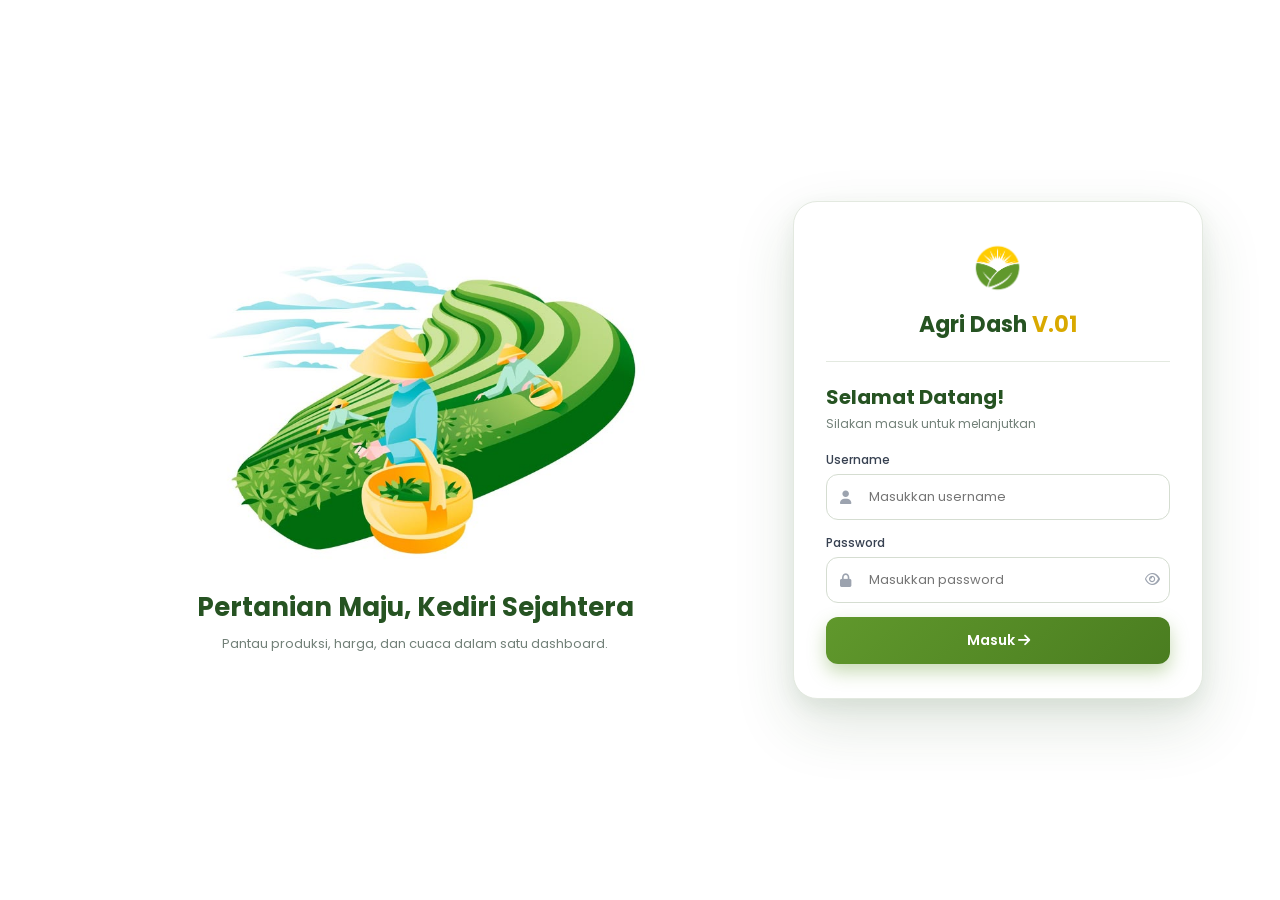
<file: app/login.html>
<!DOCTYPE html>
<html lang="id">
<head>
    <meta charset="UTF-8">
    <meta name="viewport" content="width=device-width, initial-scale=1.0">
    <title>Login - Agri Dash V.01 Kabupaten Kediri</title>

    <link rel="preconnect" href="https://fonts.googleapis.com">
    <link rel="preconnect" href="https://fonts.gstatic.com" crossorigin>
    <link href="https://fonts.googleapis.com/css2?family=Poppins:wght@400;500;600;700&display=swap" rel="stylesheet">
    <link rel="stylesheet" href="https://cdnjs.cloudflare.com/ajax/libs/font-awesome/6.5.2/css/all.min.css">

    <link rel="stylesheet" href="login.css">
</head>
<body>

<div class="login-page">

    <!-- SISI KIRI: GAMBAR -->
    <div class="login-left">
        <img src="aset/loginKiri.jpg" alt="Ilustrasi Agri Dash" class="login-side-image">
        <h2>Pertanian Maju, Kediri Sejahtera</h2>
        <p>Pantau produksi, harga, dan cuaca dalam satu dashboard.</p>
    </div>

    <!-- SISI KANAN: KOTAK LOGIN FLOATING -->
    <div class="login-right">

        <div class="login-card">

            <div class="login-brand">
                <img src="aset/LOGOFULL.png" alt="Agri Dash" class="login-logo" onerror="this.style.display='none'">
                <h1>Agri Dash <span>V.01</span></h1>
            </div>

            <h2>Selamat Datang!</h2>
            <p class="subtitle">Silakan masuk untuk melanjutkan</p>

            <form id="loginForm">

                <div class="form-group">
                    <label for="username">Username</label>
                    <div class="input-wrap">
                        <i class="fa-solid fa-user"></i>
                        <input type="text" id="username" autocomplete="username" placeholder="Masukkan username" required>
                    </div>
                </div>

                <div class="form-group">
                    <label for="password">Password</label>
                    <div class="input-wrap">
                        <i class="fa-solid fa-lock"></i>
                        <input type="password" id="password" autocomplete="current-password" placeholder="Masukkan password" required>
                        <button type="button" id="togglePassword" class="toggle-pass">
                            <i class="fa-regular fa-eye"></i>
                        </button>
                    </div>
                </div>

                <div id="errorMsg" class="error-msg" role="alert" aria-live="polite"></div>

                <button type="submit" class="login-btn">
                    Masuk <i class="fa-solid fa-arrow-right"></i>
                </button>
            </form>

            <section id="passwordChangePanel" class="password-change-panel" hidden>
                <h3>Ganti Password Awal</h3>
                <p>Password demo harus diganti sebelum dashboard dapat diakses.</p>
                <form id="passwordChangeForm">
                    <div class="form-group">
                        <label for="currentPassword">Password saat ini</label>
                        <div class="input-wrap">
                            <i class="fa-solid fa-lock"></i>
                            <input type="password" id="currentPassword" autocomplete="current-password" required>
                        </div>
                    </div>
                    <div class="form-group">
                        <label for="newPassword">Password baru (minimal 12 karakter)</label>
                        <div class="input-wrap">
                            <i class="fa-solid fa-key"></i>
                            <input type="password" id="newPassword" autocomplete="new-password" minlength="12" required>
                        </div>
                    </div>
                    <div class="form-group">
                        <label for="confirmNewPassword">Ulangi password baru</label>
                        <div class="input-wrap">
                            <i class="fa-solid fa-key"></i>
                            <input type="password" id="confirmNewPassword" autocomplete="new-password" minlength="12" required>
                        </div>
                    </div>
                    <div id="passwordChangeError" class="error-msg" role="alert" aria-live="polite"></div>
                    <button type="submit" class="login-btn">Simpan Password</button>
                </form>
            </section>

        </div>

    </div>

</div>

<script src="auth.js"></script>
<script src="login.js"></script>
</body>
</html>
</file>
<file: app/login.css>
* {
    margin: 0;
    padding: 0;
    box-sizing: border-box;
    font-family: 'Poppins', sans-serif;
}

html,
body {
    min-height: 100%;
}

/* =========================================================
   HALAMAN (LATAR PUTIH)
========================================================= */

.login-page {

    min-height: 100vh;

    display: flex;
    align-items: center;
    justify-content: space-between;

    gap: 40px;

    padding: 24px 6vw;

    position: relative;

    background: #ffffff;

}

/* =========================================================
   LAYOUT KIRI & KANAN
========================================================= */

.login-left {

    position: relative;
    z-index: 1;

    flex: 1;

    display: flex;
    flex-direction: column;
    align-items: center;
    justify-content: center;

    text-align: center;

    color: #265322;

}

.login-side-image {

    width: 100%;
    max-width: 480px;

    height: auto;

    object-fit: contain;

}

.login-left h2 {

    margin-top: 22px;

    font-size: 26px;

    font-weight: 700;

    color: #265322;

}

.login-left p {

    margin-top: 6px;

    max-width: 420px;

    font-size: 13px;

    line-height: 1.7;

    color: #728078;

}

.login-right {

    position: relative;
    z-index: 1;

    flex: 0 0 auto;

    width: 100%;
    max-width: 410px;

}

/* =========================================================
   KOTAK LOGIN (FLOATING)
========================================================= */

.login-card {

    position: relative;
    z-index: 1;

    width: 100%;

    padding: 34px 32px;

    background: #ffffff;

    border: 1px solid #e3e9e0;
    border-radius: 24px;

    box-shadow:
        0 25px 60px rgba(38, 83, 34, .15),
        0 8px 20px rgba(38, 83, 34, .08);

    animation:
        cardIn .7s ease both,
        floating 6s ease-in-out .7s infinite;

}

@keyframes cardIn {

    from {
        opacity: 0;
        transform: translateY(30px) scale(.97);
    }

    to {
        opacity: 1;
        transform: translateY(0) scale(1);
    }

}

@keyframes floating {

    0%, 100% {
        transform: translateY(0);
    }

    50% {
        transform: translateY(-8px);
    }

}

/* =========================================================
   BRAND
========================================================= */

.login-brand {

    text-align: center;

    padding-bottom: 20px;

    margin-bottom: 20px;

    border-bottom: 1px solid #e3e9e0;

}

.login-logo {

    height: 65px;

    max-width: 100%;

    object-fit: contain;

    padding: 2px 8px;

    border-radius: 12px;

}

.login-brand h1 {

    font-size: 22px;

    font-weight: 700;

    color: #265322;

}

.login-brand h1 span {
    color: #d9a900;
}

.login-brand p {

    font-size: 11px;

    color: #728078;

    margin-top: 2px;

}

.login-card h2 {

    font-size: 20px;

    color: #265322;

}

.subtitle {

    color: #728078;

    font-size: 12px;

    margin: 3px 0 18px;

}

/* =========================================================
   FORM
========================================================= */

.form-group {
    margin-bottom: 14px;
}

.password-change-panel[hidden] {
    display: none !important;
}

.password-change-panel h3 {
    margin-bottom: 5px;
    color: #265322;
    font-size: 15px;
}

.password-change-panel > p {
    margin-bottom: 16px;
    color: #728078;
    font-size: 11px;
    line-height: 1.6;
}

.form-group label {

    display: block;

    font-size: 12px;

    font-weight: 500;

    margin-bottom: 5px;

    color: #374151;

}

.input-wrap {
    position: relative;
}

.input-wrap > i {

    position: absolute;

    left: 14px;
    top: 50%;

    transform: translateY(-50%);

    color: #9ca3af;

    font-size: 13px;

}

.input-wrap input {

    width: 100%;

    padding: 12px 42px;

    border: 1px solid #d5ddd1;

    border-radius: 12px;

    font-size: 13px;

    background: #fff;

    outline: none;

    transition: .2s;

}

.input-wrap input:focus {

    border-color: #60982c;

    box-shadow: 0 0 0 3px rgba(96, 152, 44, .18);

}

.toggle-pass {

    position: absolute;

    right: 10px;
    top: 50%;

    transform: translateY(-50%);

    border: none;

    background: none;

    cursor: pointer;

    color: #9ca3af;

}

.error-msg {

    display: none;

    background: #fef2f2;

    color: #b91c1c;

    border: 1px solid #fecaca;

    padding: 10px 12px;

    border-radius: 10px;

    font-size: 12px;

    margin-bottom: 14px;

}

.error-msg.show {
    display: block;
}

.login-btn {

    width: 100%;

    padding: 13px;

    border: none;

    border-radius: 12px;

    background: linear-gradient(135deg, #60982c, #4a7d20);

    color: #fff;

    font-size: 14px;

    font-weight: 600;

    cursor: pointer;

    transition: .2s;

    box-shadow: 0 8px 18px rgba(96, 152, 44, .35);

}

.login-btn:hover {

    background: linear-gradient(135deg, #265322, #1d4720);

    transform: translateY(-1px);

}

.login-btn:disabled {
    cursor: wait;
    opacity: .75;
    transform: none;
}

/* =========================================================
   RESPONSIVE
========================================================= */

@media (max-width: 900px) {

    .login-page {
        justify-content: center;
        padding: 24px;
    }

    .login-left {
        display: none;
    }

}

@media (max-width: 480px) {

    .login-card {

        padding: 26px 22px;

        border-radius: 20px;

    }

}

/* Hormati pengguna yang mematikan animasi */
@media (prefers-reduced-motion: reduce) {

    .login-card {
        animation: none;
    }

}
</file>
